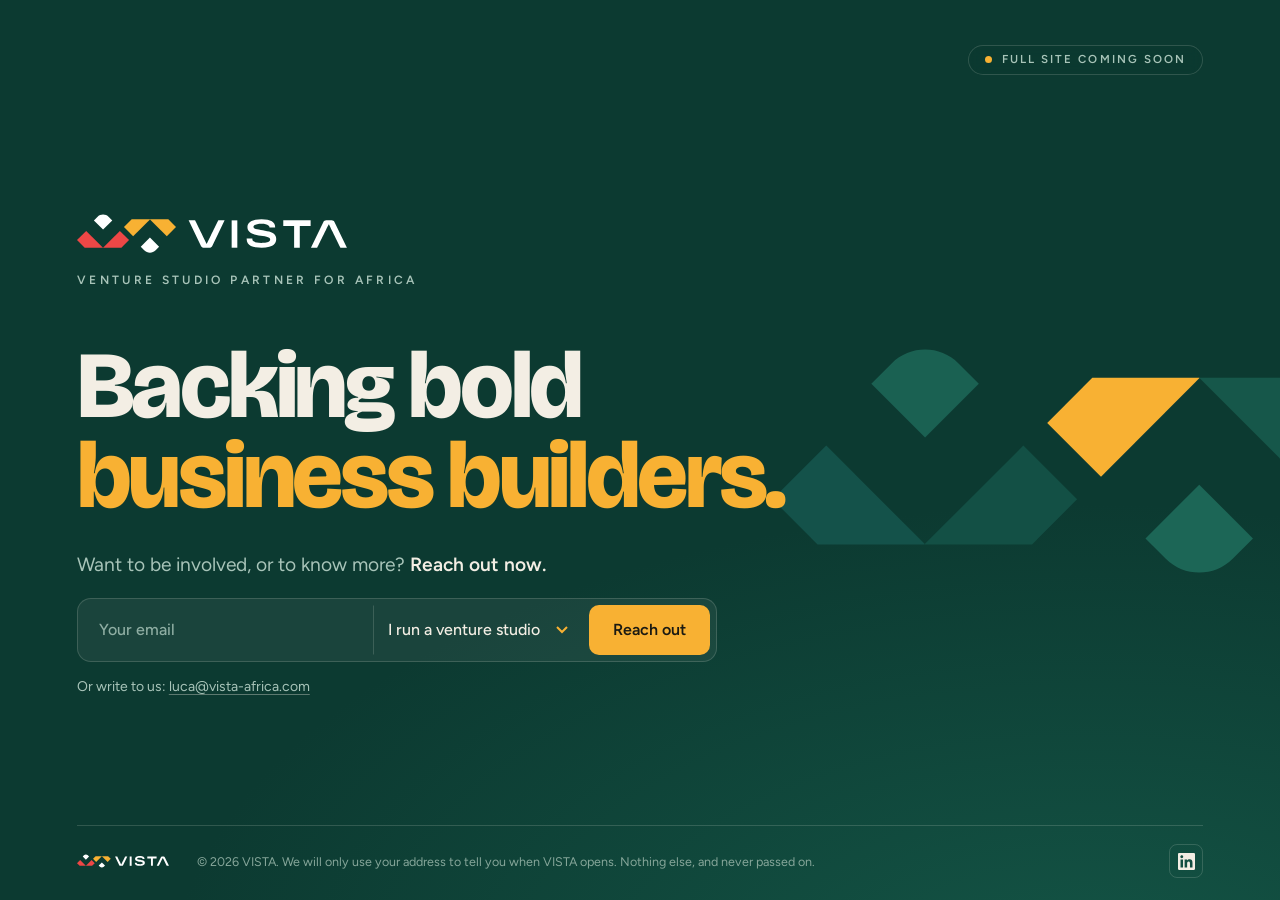
<file: index.html>
<!doctype html>
<html lang="en">
<head>
<meta charset="utf-8">
<meta name="viewport" content="width=device-width, initial-scale=1, viewport-fit=cover">
<title>VISTA | Venture Studio Partner for Africa</title>
<meta name="description" content="VISTA, venture studio partner for Africa. Backing bold business builders.">
<meta name="robots" content="noindex,nofollow">
<meta property="og:title" content="VISTA | Venture Studio Partner for Africa">
<meta property="og:description" content="Backing bold business builders. Want to be involved, or to know more? Reach out now.">
<meta property="og:image" content="https://vista-africa.com/og.png">
<meta property="og:url" content="https://vista-africa.com/">
<meta name="twitter:card" content="summary_large_image">
<meta name="theme-color" content="#0C3A31">
<link rel="icon" href="favicon.svg" type="image/svg+xml">
<link rel="stylesheet" href="fonts/fonts.css">
<style>
:root {
  --fond: #0C3A31;
  --fond-2: #0F463B;
  --ligne: rgba(243,238,228,.16);
  --texte: #F3EEE4;
  --doux: #A8C4B9;
  --ambre: #F8B133;
  --rouge: #ED4746;
  --display: "Bricolage Grotesque", "Arial Narrow", system-ui, sans-serif;
  --corps: "Figtree", system-ui, -apple-system, "Segoe UI", sans-serif;
}
* { box-sizing: border-box; margin: 0; }
html { overflow-x: clip; }
body {
  background: var(--fond);
  background-image: radial-gradient(120% 90% at 85% 110%, #145546 0%, rgba(20,85,70,0) 60%);
  color: var(--texte);
  font-family: var(--corps);
  -webkit-font-smoothing: antialiased;
  min-height: 100svh;
}
.bientot {
  position: relative; z-index: 1; justify-self: end;
  display: inline-flex; align-items: center; gap: 10px;
  border: 1px solid var(--ligne); border-radius: 999px; padding: 8px 16px;
  font: 600 11.5px/1 var(--corps); letter-spacing: .18em; text-transform: uppercase; color: var(--doux);
  background: rgba(12,58,49,.55); backdrop-filter: blur(6px);
}
.bientot i { width: 7px; height: 7px; border-radius: 50%; background: var(--ambre); animation: pouls 2.4s ease-in-out infinite; }
@keyframes pouls { 0%, 100% { box-shadow: 0 0 0 0 rgba(248,177,51,.55); } 50% { box-shadow: 0 0 0 7px rgba(248,177,51,0); } }
.erreur { margin-top: 10px; font-size: 14px; color: #FFB3B2; display: none; }
.echec .erreur { display: block; }
.page {
  position: relative; min-height: 100svh; overflow: clip;
  display: grid; grid-template-rows: auto 1fr auto;
  padding: clamp(28px, 5vh, 56px) clamp(16px, 6vw, 96px) 0;
}
.motif {
  position: absolute; z-index: 0; pointer-events: none;
  width: min(46vw, 760px); right: -6vw; top: 50%; transform: translateY(-46%);
}
.motif .m { animation: glisse 1.4s cubic-bezier(.2,.7,.1,1) both; transform-box: fill-box; }
.motif .m1 { animation-delay: .05s } .motif .m2 { animation-delay: .1s }
.motif .m3 { animation-delay: .18s } .motif .m4 { animation-delay: .24s } .motif .m5 { animation-delay: .3s }
@keyframes glisse { from { transform: translate(14px, 22px); } }

main {
  position: relative; z-index: 1; align-self: center;
  max-width: 780px; padding: 48px 0 40px;
}
.logo { width: clamp(190px, 22vw, 270px); height: auto; display: block; }
.logo .p { animation: pose .9s cubic-bezier(.2,.8,.2,1) both; transform-box: fill-box; }
.logo .p0 { animation-name: vers-haut } .logo .p5 { animation-name: vers-bas; animation-delay: .12s }
.logo .p1 { animation-delay: .04s } .logo .p2 { animation-delay: .08s } .logo .p3 { animation-delay: .1s } .logo .p4 { animation-delay: .14s }
@keyframes pose { from { transform: translateY(10px); opacity: .0; } }
@keyframes vers-haut { from { transform: translateY(18px); opacity: 0; } }
@keyframes vers-bas { from { transform: translateY(-18px); opacity: 0; } }
.descripteur {
  margin-top: 18px; color: var(--doux);
  font: 600 12px/1.4 var(--corps); letter-spacing: .28em; text-transform: uppercase;
}
h1 {
  margin-top: clamp(28px, 6vh, 56px);
  font-family: var(--display); font-weight: 800;
  font-size: clamp(46px, 7.4vw, 104px); line-height: .95; letter-spacing: -.035em;
  text-wrap: balance;
}
h1 span { display: block; color: var(--ambre); }
.ask { margin-top: clamp(20px, 3.4vh, 32px); font-size: clamp(17px, 1.5vw, 20px); color: var(--doux); max-width: 46ch; }
.ask strong { color: var(--texte); font-weight: 600; }

form {
  margin-top: 22px; display: grid; gap: 8px; max-width: 640px;
  grid-template-columns: minmax(0, 1.35fr) minmax(0, 1fr) auto;
  background: rgba(243,238,228,.06); border: 1px solid var(--ligne);
  border-radius: 14px; padding: 6px;
}
input, select, button { font: 500 16px/1 var(--corps); border-radius: 10px; height: 50px; }
input, select {
  width: 100%; min-width: 0; color: var(--texte); background: transparent;
  border: 1px solid transparent; padding: 0 14px;
}
input::placeholder { color: #8FAEA3; }
select {
  appearance: none; cursor: pointer; padding-right: 34px; border-left-color: var(--ligne);
  border-radius: 0 10px 10px 0;
  background: url("data:image/svg+xml,%3Csvg xmlns='http://www.w3.org/2000/svg' width='12' height='8'%3E%3Cpath d='M1 1l5 5 5-5' fill='none' stroke='%23F8B133' stroke-width='2'/%3E%3C/svg%3E") no-repeat right 12px center;
}
select option { color: #0C3A31; }
input:focus-visible, select:focus-visible { outline: none; border-color: var(--ambre); }
button {
  border: 0; cursor: pointer; padding: 0 24px; white-space: nowrap;
  background: var(--ambre); color: #1B1A12; font-weight: 600;
  transition: background .2s, transform .2s;
}
button:hover { background: #FFC24D; }
button:active { transform: translateY(1px); }
button:focus-visible { outline: 2px solid var(--texte); outline-offset: 2px; }
.merci { margin-top: 22px; display: none; }
.merci p:first-child { font: 800 30px/1.1 var(--display); color: var(--ambre); letter-spacing: -.02em; }
.merci p + p { margin-top: 6px; font-size: 18px; }
.envoye form { display: none; } .envoye .merci { display: block; }
.ecrire { margin-top: 16px; font-size: 14px; color: var(--doux); }
a { color: inherit; text-decoration-color: rgba(243,238,228,.35); text-underline-offset: 3px; }
a:hover { color: var(--texte); text-decoration-color: var(--ambre); }

footer {
  position: relative; z-index: 1;
  display: flex; flex-wrap: wrap; align-items: center; gap: 10px 28px;
  border-top: 1px solid var(--ligne); padding: 18px 0 22px;
  font-size: 12.5px; color: #86A69A;
}
footer .petit { width: 92px; height: auto; }
.li { display: inline-grid; place-items: center; width: 34px; height: 34px; border-radius: 8px; color: var(--texte); border: 1px solid var(--ligne); transition: color .2s, border-color .2s, transform .2s; }
.li svg { width: 17px; height: 17px; }
.li:hover { color: var(--ambre); border-color: var(--ambre); transform: translateY(-1px); }
.li:focus-visible { outline: 2px solid var(--ambre); outline-offset: 2px; }

footer .mention { flex: 1 1 380px; }
.sr { position: absolute; width: 1px; height: 1px; overflow: hidden; clip: rect(0 0 0 0); }

@media (max-width: 760px) {
  .page { padding-top: 20px; }
  .bientot { justify-self: start; }
  .motif { width: 128vw; right: -48vw; top: 4px; transform: none; opacity: .75; }
  main { padding: 28vw 0 28px; }
  .descripteur { letter-spacing: .2em; }
  form { grid-template-columns: 1fr; padding: 6px; }
  select { border-left-color: transparent; border-top: 1px solid var(--ligne); border-radius: 0; }
  button { width: 100%; }
}
@media (min-width: 761px) and (max-height: 760px) {
  main { padding: 24px 0; }
  h1 { font-size: clamp(44px, 6vw, 84px); }
}
@media (prefers-reduced-motion: reduce) {
  .logo .p, .motif .m { animation: none; }
}
</style>
</head>
<body>
<div class="page">
  <svg class="motif" viewBox="-2 -5 262 108" aria-hidden="true"><g class="m m5"><path fill="#1C6656" d="M172.97,67.12h33.82v12.78c0,11.61-9.43,21.04-21.04,21.04h-12.78v-33.82h0Z" transform="translate(115.04 -109.66) rotate(45)"/></g><g class="m m4"><polygon fill="#16574A" points="233.86 56.53 257.78 32.61 237.72 12.55 190.14 12.55 190.02 12.68 233.86 56.53"/></g><g class="m m3"><polygon fill="#F8B133" points="146.17 56.53 190.02 12.68 189.89 12.55 142.31 12.55 122.25 32.61 146.17 56.53"/></g><g class="m m0"><path fill="#1A6152" d="M50.98-1.71h33.82v12.78c0,11.61-9.43,21.04-21.04,21.04h-12.78V-1.71h0Z" transform="translate(105.15 73.96) rotate(-135)"/></g><g class="m m1"><polygon fill="#14524A" points="23.92 42.71 0 66.62 20.06 86.68 67.64 86.68 67.76 86.55 23.92 42.71"/></g><g class="m m2"><polygon fill="#135045" points="111.61 42.71 67.76 86.55 67.89 86.68 115.47 86.68 135.53 66.62 111.61 42.71"/></g></svg>
  <p class="bientot"><i aria-hidden="true"></i>Full site coming soon</p>
  <main>
    <svg class="logo" viewBox="0 -4 703 107" role="img" aria-label="VISTA"><g class="p p5"><path fill="#FFFFFF" d="M172.97,67.12h33.82v12.78c0,11.61-9.43,21.04-21.04,21.04h-12.78v-33.82h0Z" transform="translate(115.04 -109.66) rotate(45)"/></g><g class="p p4"><polygon fill="#F8B133" points="233.86 56.53 257.78 32.61 237.72 12.55 190.14 12.55 190.02 12.68 233.86 56.53"/></g><g class="p p3"><polygon fill="#F8B133" points="146.17 56.53 190.02 12.68 189.89 12.55 142.31 12.55 122.25 32.61 146.17 56.53"/></g><g class="p p0"><path fill="#FFFFFF" d="M50.98-1.71h33.82v12.78c0,11.61-9.43,21.04-21.04,21.04h-12.78V-1.71h0Z" transform="translate(105.15 73.96) rotate(-135)"/></g><g class="p p1"><polygon fill="#ED4746" points="23.92 42.71 0 66.62 20.06 86.68 67.64 86.68 67.76 86.55 23.92 42.71"/></g><g class="p p2"><polygon fill="#ED4746" points="111.61 42.71 67.76 86.55 67.89 86.68 115.47 86.68 135.53 66.62 111.61 42.71"/></g><g class="w"><path fill="#FFFFFF" d="M480.69,86.26c-5.44,0-10.61-.34-15.37-1-4.72-.66-8.91-1.85-12.45-3.55-3.5-1.68-6.27-4.07-8.23-7.09-1.95-3.02-2.94-6.95-2.94-11.71v-.53s0-.07,0-.1h15.01c-.03.17-.05.35-.07.54-.04.4-.05.85-.05,1.36,0,2.32,1.02,4.23,3.03,5.68,1.94,1.4,4.74,2.44,8.31,3.09,3.53.64,7.71.96,12.44.96,2.04,0,4.14-.09,6.22-.27,2.07-.17,4.09-.44,6.01-.8,1.92-.36,3.68-.86,5.21-1.51,1.56-.65,2.82-1.49,3.74-2.48.95-1.03,1.43-2.24,1.43-3.62,0-1.97-.9-3.57-2.67-4.74-1.69-1.11-3.99-2.04-6.84-2.75-2.81-.7-6.03-1.31-9.55-1.81-3.48-.48-7.15-1.04-10.93-1.64-3.73-.59-7.4-1.41-10.89-2.42-3.47-1.01-6.64-2.33-9.42-3.92-2.75-1.58-4.95-3.65-6.56-6.15-1.6-2.48-2.42-5.59-2.42-9.23,0-3.29.8-6.23,2.37-8.76,1.58-2.53,3.94-4.71,7.03-6.46,3.11-1.76,7-3.12,11.55-4.02,4.57-.91,9.89-1.37,15.82-1.37s11.3.49,15.76,1.47c4.45.97,8.17,2.38,11.07,4.17,2.88,1.79,5.06,3.96,6.46,6.45,1.4,2.5,2.11,5.33,2.11,8.4v1.27h-14.79v-.95c0-1.69-.91-3.19-2.72-4.47-1.73-1.22-4.08-2.2-7.01-2.92-2.91-.71-6.25-1.07-9.93-1.07-5.08,0-9.27.32-12.45.96-3.21.64-5.62,1.54-7.14,2.66-1.59,1.17-2.39,2.52-2.39,3.99,0,1.77.9,3.21,2.69,4.27,1.69,1.01,3.99,1.82,6.84,2.43,2.82.6,6.03,1.15,9.54,1.64,3.49.49,7.17,1.06,10.93,1.69,3.72.63,7.38,1.44,10.89,2.42,3.47.97,6.64,2.29,9.41,3.92,2.75,1.61,4.96,3.67,6.57,6.1,1.6,2.42,2.41,5.46,2.41,9.01,0,5.5-1.6,9.97-4.75,13.28-3.17,3.34-7.65,5.79-13.32,7.28-5.72,1.5-12.44,2.26-19.97,2.26Z"/><path fill="#FFFFFF" d="M670.66,19.92l32.16,66.45h-16.75s-29.21-59.28-29.9-60.73h-1.04c-.62,1.38-29.69,60.73-29.69,60.73h-16.33l32.16-66.45c1.41-2.91,4.36-4.77,7.6-4.77h14.19c3.24,0,6.19,1.85,7.6,4.77Z"/><path fill="#FFFFFF" d="M322.8,81.6l-32.16-66.45h16.75s29.21,59.28,29.9,60.73h1.04c.62-1.38,29.69-60.73,29.69-60.73h16.33l-32.16,66.45c-1.41,2.91-4.36,4.77-7.6,4.77h-14.19c-3.24,0-6.19-1.85-7.6-4.77Z"/><rect fill="#FFFFFF" x="402.68" y="15.15" width="14.75" height="71.21"/><polygon fill="#FFFFFF" points="608.29 15.15 580.06 15.15 565.31 15.15 537.08 15.15 537.08 29.9 565.31 29.9 565.31 86.36 580.06 86.36 580.06 29.9 608.29 29.9 608.29 15.15"/></g></svg>
    <p class="descripteur">Venture studio partner for Africa</p>
    <h1>Backing bold <span>business builders.</span></h1>
    <p class="ask">Want to be involved, or to know more? <strong>Reach out now.</strong></p>

    <div id="inscription">
      <form id="formulaire" novalidate>
        <label class="sr" for="email">Your email</label>
        <input id="email" name="email" type="email" placeholder="Your email" autocomplete="email" required>
        <label class="sr" for="role">I am…</label>
        <select id="role" name="role" required>
          <option>I run a venture studio</option>
          <option>I invest or fund</option>
          <option>Something else</option>
        </select>
        <button type="submit">Reach out</button>
      </form>
      <div class="merci" role="status" aria-live="polite">
        <p>Thank you.</p>
        <p>You will hear from us before anyone else.</p>
      </div>
      <p class="erreur" role="alert">That did not go through. Please write to us at the address below.</p>
    </div>

    <p class="ecrire">Or write to us: <a href="mailto:luca@vista-africa.com">luca@vista-africa.com</a></p>
  </main>

  <footer>
    <svg class="petit" viewBox="0 -4 703 107" role="img" aria-label="VISTA"><path fill="#FFFFFF" d="M172.97,67.12h33.82v12.78c0,11.61-9.43,21.04-21.04,21.04h-12.78v-33.82h0Z" transform="translate(115.04 -109.66) rotate(45)"/><polygon fill="#F8B133" points="233.86 56.53 257.78 32.61 237.72 12.55 190.14 12.55 190.02 12.68 233.86 56.53"/><polygon fill="#F8B133" points="146.17 56.53 190.02 12.68 189.89 12.55 142.31 12.55 122.25 32.61 146.17 56.53"/><path fill="#FFFFFF" d="M50.98-1.71h33.82v12.78c0,11.61-9.43,21.04-21.04,21.04h-12.78V-1.71h0Z" transform="translate(105.15 73.96) rotate(-135)"/><polygon fill="#ED4746" points="23.92 42.71 0 66.62 20.06 86.68 67.64 86.68 67.76 86.55 23.92 42.71"/><polygon fill="#ED4746" points="111.61 42.71 67.76 86.55 67.89 86.68 115.47 86.68 135.53 66.62 111.61 42.71"/><g class="w"><path fill="#FFFFFF" d="M480.69,86.26c-5.44,0-10.61-.34-15.37-1-4.72-.66-8.91-1.85-12.45-3.55-3.5-1.68-6.27-4.07-8.23-7.09-1.95-3.02-2.94-6.95-2.94-11.71v-.53s0-.07,0-.1h15.01c-.03.17-.05.35-.07.54-.04.4-.05.85-.05,1.36,0,2.32,1.02,4.23,3.03,5.68,1.94,1.4,4.74,2.44,8.31,3.09,3.53.64,7.71.96,12.44.96,2.04,0,4.14-.09,6.22-.27,2.07-.17,4.09-.44,6.01-.8,1.92-.36,3.68-.86,5.21-1.51,1.56-.65,2.82-1.49,3.74-2.48.95-1.03,1.43-2.24,1.43-3.62,0-1.97-.9-3.57-2.67-4.74-1.69-1.11-3.99-2.04-6.84-2.75-2.81-.7-6.03-1.31-9.55-1.81-3.48-.48-7.15-1.04-10.93-1.64-3.73-.59-7.4-1.41-10.89-2.42-3.47-1.01-6.64-2.33-9.42-3.92-2.75-1.58-4.95-3.65-6.56-6.15-1.6-2.48-2.42-5.59-2.42-9.23,0-3.29.8-6.23,2.37-8.76,1.58-2.53,3.94-4.71,7.03-6.46,3.11-1.76,7-3.12,11.55-4.02,4.57-.91,9.89-1.37,15.82-1.37s11.3.49,15.76,1.47c4.45.97,8.17,2.38,11.07,4.17,2.88,1.79,5.06,3.96,6.46,6.45,1.4,2.5,2.11,5.33,2.11,8.4v1.27h-14.79v-.95c0-1.69-.91-3.19-2.72-4.47-1.73-1.22-4.08-2.2-7.01-2.92-2.91-.71-6.25-1.07-9.93-1.07-5.08,0-9.27.32-12.45.96-3.21.64-5.62,1.54-7.14,2.66-1.59,1.17-2.39,2.52-2.39,3.99,0,1.77.9,3.21,2.69,4.27,1.69,1.01,3.99,1.82,6.84,2.43,2.82.6,6.03,1.15,9.54,1.64,3.49.49,7.17,1.06,10.93,1.69,3.72.63,7.38,1.44,10.89,2.42,3.47.97,6.64,2.29,9.41,3.92,2.75,1.61,4.96,3.67,6.57,6.1,1.6,2.42,2.41,5.46,2.41,9.01,0,5.5-1.6,9.97-4.75,13.28-3.17,3.34-7.65,5.79-13.32,7.28-5.72,1.5-12.44,2.26-19.97,2.26Z"/><path fill="#FFFFFF" d="M670.66,19.92l32.16,66.45h-16.75s-29.21-59.28-29.9-60.73h-1.04c-.62,1.38-29.69,60.73-29.69,60.73h-16.33l32.16-66.45c1.41-2.91,4.36-4.77,7.6-4.77h14.19c3.24,0,6.19,1.85,7.6,4.77Z"/><path fill="#FFFFFF" d="M322.8,81.6l-32.16-66.45h16.75s29.21,59.28,29.9,60.73h1.04c.62-1.38,29.69-60.73,29.69-60.73h16.33l-32.16,66.45c-1.41,2.91-4.36,4.77-7.6,4.77h-14.19c-3.24,0-6.19-1.85-7.6-4.77Z"/><rect fill="#FFFFFF" x="402.68" y="15.15" width="14.75" height="71.21"/><polygon fill="#FFFFFF" points="608.29 15.15 580.06 15.15 565.31 15.15 537.08 15.15 537.08 29.9 565.31 29.9 565.31 86.36 580.06 86.36 580.06 29.9 608.29 29.9 608.29 15.15"/></g></svg>
    <span class="mention">© 2026 VISTA. We will only use your address to tell you when VISTA opens. Nothing else, and never passed on.</span>
    <a class="li" href="https://www.linkedin.com/company/vista-africa/" target="_blank" rel="noopener" aria-label="VISTA on LinkedIn"><svg viewBox="0 0 24 24" aria-hidden="true"><path fill="currentColor" d="M20.447 20.452h-3.554v-5.569c0-1.328-.027-3.037-1.852-3.037-1.853 0-2.136 1.445-2.136 2.939v5.667H9.351V9h3.414v1.561h.046c.477-.9 1.637-1.85 3.37-1.85 3.601 0 4.267 2.37 4.267 5.455v6.286zM5.337 7.433c-1.144 0-2.063-.926-2.063-2.065 0-1.138.92-2.063 2.063-2.063 1.14 0 2.064.925 2.064 2.063 0 1.139-.925 2.065-2.064 2.065zm1.782 13.019H3.555V9h3.564v11.452zM22.225 0H1.771C.792 0 0 .774 0 1.729v20.542C0 23.227.792 24 1.771 24h20.451C23.2 24 24 23.227 24 22.271V1.729C24 .774 23.2 0 22.222 0h.003z"/></svg></a>
  </footer>
</div>
<script>
(function () {
  var ENVOI = "https://formsubmit.co/ajax/luca@vista-africa.com";
  var f = document.getElementById("formulaire");
  var bloc = document.getElementById("inscription");
  f.addEventListener("submit", function (e) {
    e.preventDefault();
    var email = f.email;
    if (!email.value || !email.checkValidity()) { email.focus(); email.style.borderColor = "#ED4746"; return; }
    var bouton = f.querySelector("button");
    bouton.disabled = true; bouton.textContent = "Sending…";
    bloc.classList.remove("echec");
    fetch(ENVOI, {
      method: "POST",
      headers: { "Content-Type": "application/json", "Accept": "application/json" },
      body: JSON.stringify({
        email: email.value, role: f.role.value,
        _subject: "VISTA teaser: new sign-up (" + f.role.value + ")",
        _replyto: email.value, _template: "table", _captcha: "false"
      })
    }).then(function (r) { return r.json(); }).then(function (d) {
      if (String(d.success) === "true") { bloc.classList.add("envoye"); }
      else { throw new Error(d.message || "refus"); }
    }).catch(function () {
      bloc.classList.add("echec"); bouton.disabled = false; bouton.textContent = "Reach out";
    });
  });
  f.email.addEventListener("input", function () { this.style.borderColor = ""; });
})();
</script>
</body>
</html>
</file>
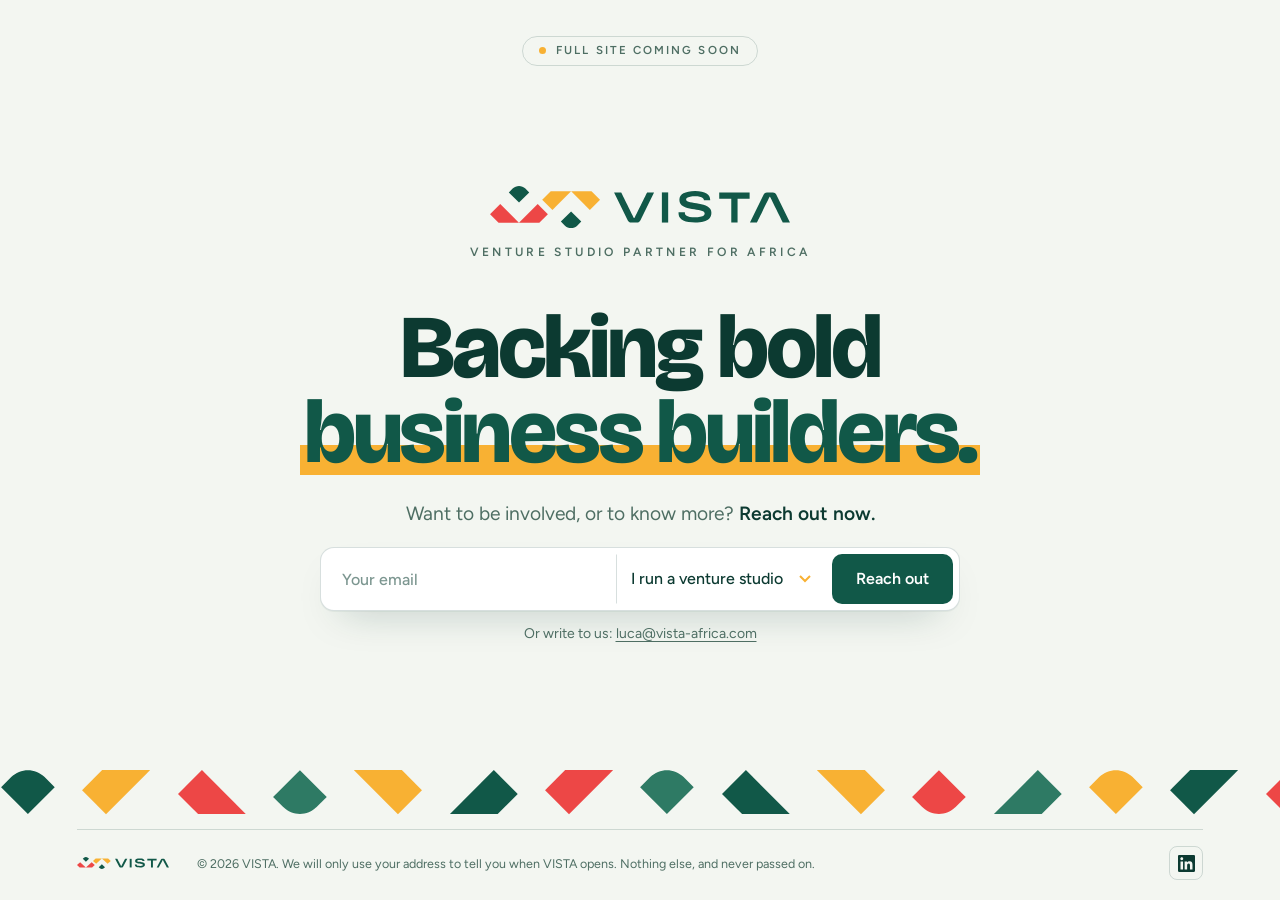
<file: b/index.html>
<!doctype html>
<html lang="en">
<head>
<meta charset="utf-8">
<meta name="viewport" content="width=device-width, initial-scale=1, viewport-fit=cover">
<title>VISTA | Venture Studio Partner for Africa</title>
<meta name="description" content="VISTA, venture studio partner for Africa. Backing bold business builders.">
<meta name="robots" content="noindex,nofollow">
<meta property="og:title" content="VISTA | Venture Studio Partner for Africa">
<meta property="og:description" content="Backing bold business builders. Want to be involved, or to know more? Reach out now.">
<meta property="og:image" content="https://vista-africa.com/og.png">
<meta name="twitter:card" content="summary_large_image">
<link rel="icon" href="../favicon.svg" type="image/svg+xml">
<link rel="stylesheet" href="../fonts/fonts.css">
<style>
:root {
  --fond: #F3F6F1; --texte: #0C3A31; --doux: #4E6E63; --ligne: rgba(12,58,49,.16);
  --ambre: #F8B133; --rouge: #C8322F; --bouton: #115848; --bouton-texte: #FFFFFF;
  --display: "Bricolage Grotesque", "Arial Narrow", system-ui, sans-serif;
  --corps: "Figtree", system-ui, -apple-system, "Segoe UI", sans-serif;
}
* { box-sizing: border-box; margin: 0; }
html { overflow-x: clip; }
body { background: var(--fond); color: var(--texte); font-family: var(--corps); -webkit-font-smoothing: antialiased; min-height: 100svh; }
.page { min-height: 100svh; display: grid; grid-template-rows: auto 1fr auto auto; overflow: clip;
  padding: clamp(20px, 4vh, 40px) clamp(16px, 6vw, 96px) 0; }
.haut { display: flex; justify-content: center; }
main { align-self: center; text-align: center; max-width: 820px; justify-self: center; padding: 32px 0; }
.logo { width: clamp(200px, 24vw, 300px); height: auto; display: block; margin: 0 auto; }
.descripteur { margin-top: 16px; color: var(--doux); font: 600 12px/1.4 var(--corps); letter-spacing: .28em; text-transform: uppercase; }
h1 { margin-top: clamp(24px, 5vh, 44px); font: 800 clamp(46px, 7vw, 100px)/.95 var(--display); letter-spacing: -.035em; text-wrap: balance; }
h1 span { color: #115848; padding: 0 .04em;
  background: linear-gradient(transparent 62%, var(--ambre) 62%, var(--ambre) 90%, transparent 90%) no-repeat 0 0 / 100% 100%;
  -webkit-box-decoration-break: clone; box-decoration-break: clone; animation: trait .9s .35s cubic-bezier(.2,.8,.2,1) both; }
@keyframes trait { from { background-size: 0% 100%; } }
.ask { margin: clamp(18px, 3vh, 28px) auto 0; font-size: clamp(17px, 1.5vw, 20px); color: var(--doux); }
.ask strong { color: var(--texte); font-weight: 600; }
#inscription { margin: 22px auto 0; max-width: 640px; text-align: left; }
form { background: #FFFFFF; box-shadow: 0 1px 0 rgba(12,58,49,.05), 0 18px 40px -22px rgba(12,58,49,.35); }
input::placeholder { color: #7C9690; }
.merci { text-align: center; } .merci p:first-child { color: #115848; }
.ecrire { margin-top: 14px; font-size: 14px; color: var(--doux); text-align: center; }
.frise { margin: 0 calc(-1 * clamp(16px, 6vw, 96px)); overflow: hidden; padding: 6px 0 14px; }
.rail { display: flex; gap: clamp(14px, 2vw, 26px); width: max-content; animation: defile 70s linear infinite; align-items: flex-end; }
.rail .f { height: clamp(28px, 4vw, 46px); width: auto; flex: none; }
@keyframes defile { to { transform: translateX(-50%); } }
footer { display: flex; flex-wrap: wrap; align-items: center; gap: 10px 28px; border-top: 1px solid var(--ligne);
  padding: 16px 0 20px; font-size: 12.5px; color: var(--doux); }
footer .petit { width: 92px; height: auto; } footer .mention { flex: 1 1 380px; }
@media (prefers-reduced-motion: reduce) { .rail { animation: none; } h1 span { animation: none; } }

input, select, button { font: 500 16px/1 var(--corps); border-radius: 10px; height: 50px; }
input, select { width: 100%; min-width: 0; color: var(--texte); background: transparent; border: 1px solid transparent; padding: 0 14px; }
select { appearance: none; cursor: pointer; padding-right: 34px; border-left-color: var(--ligne); border-radius: 0 10px 10px 0;
  background: url("data:image/svg+xml,%3Csvg xmlns='http://www.w3.org/2000/svg' width='12' height='8'%3E%3Cpath d='M1 1l5 5 5-5' fill='none' stroke='%23F8B133' stroke-width='2'/%3E%3C/svg%3E") no-repeat right 12px center; }
select option { color: #0C3A31; }
input:focus-visible, select:focus-visible { outline: none; border-color: var(--ambre); }
button { border: 0; cursor: pointer; padding: 0 24px; white-space: nowrap; background: var(--bouton); color: var(--bouton-texte); font-weight: 600; transition: filter .2s, transform .2s; }
button:hover { filter: brightness(1.08); } button:active { transform: translateY(1px); }
button:focus-visible { outline: 2px solid var(--texte); outline-offset: 2px; }
form { display: grid; gap: 8px; grid-template-columns: minmax(0, 1.35fr) minmax(0, 1fr) auto; border: 1px solid var(--ligne); border-radius: 14px; padding: 6px; }
.merci { display: none; } .envoye form { display: none; } .envoye .merci { display: block; }
.merci p:first-child { font: 800 30px/1.1 var(--display); letter-spacing: -.02em; }
.merci p + p { margin-top: 6px; font-size: 18px; }
.erreur { margin-top: 10px; font-size: 14px; color: var(--rouge); display: none; } .echec .erreur { display: block; }
.sr { position: absolute; width: 1px; height: 1px; overflow: hidden; clip: rect(0 0 0 0); }
a { color: inherit; text-underline-offset: 3px; }
@media (max-width: 760px) {
  form { grid-template-columns: 1fr; }
  select { border-left-color: transparent; border-top: 1px solid var(--ligne); border-radius: 0; }
}

.bientot { display: inline-flex; align-items: center; gap: 10px; border: 1px solid var(--ligne); border-radius: 999px;
  padding: 8px 16px; font: 600 11.5px/1 var(--corps); letter-spacing: .18em; text-transform: uppercase; color: var(--doux); }
.bientot i { width: 7px; height: 7px; border-radius: 50%; background: var(--ambre); animation: pouls 2.4s ease-in-out infinite; }
@keyframes pouls { 0%, 100% { box-shadow: 0 0 0 0 rgba(248,177,51,.55); } 50% { box-shadow: 0 0 0 7px rgba(248,177,51,0); } }
@media (prefers-reduced-motion: reduce) { .bientot i { animation: none; } }
@media (max-width: 760px) { .descripteur { letter-spacing: .2em; } }
.li { display: inline-grid; place-items: center; width: 34px; height: 34px; border-radius: 8px; color: var(--texte); border: 1px solid var(--ligne); transition: color .2s, border-color .2s, transform .2s; }
.li svg { width: 17px; height: 17px; }
.li:hover { color: var(--ambre); border-color: var(--ambre); transform: translateY(-1px); }
.li:focus-visible { outline: 2px solid var(--ambre); outline-offset: 2px; }


</style>
</head>
<body>
<div class="page">
  <div class="haut"><p class="bientot"><i aria-hidden="true"></i>Full site coming soon</p></div>
  <main>
    <img class="logo" src="../logo_vista_vert.svg" alt="VISTA" width="300" height="42">
    <p class="descripteur">Venture studio partner for Africa</p>
    <h1>Backing bold <span>business builders.</span></h1>
    <p class="ask">Want to be involved, or to know more? <strong>Reach out now.</strong></p>
    <div id="inscription">
      <form id="formulaire" novalidate>
        <label class="sr" for="email">Your email</label>
        <input id="email" name="email" type="email" placeholder="Your email" autocomplete="email" required>
        <label class="sr" for="role">I am…</label>
        <select id="role" name="role" required>
          <option>I run a venture studio</option>
          <option>I invest or fund</option>
          <option>Something else</option>
        </select>
        <button type="submit">Reach out</button>
      </form>
      <div class="merci" role="status" aria-live="polite">
        <p>Thank you.</p>
        <p>You will hear from us before anyone else.</p>
      </div>
      <p class="erreur" role="alert">That did not go through. Please write to us at the address below.</p>
    </div>
    <p class="ecrire">Or write to us: <a href="mailto:luca@vista-africa.com">luca@vista-africa.com</a></p>
  </main>
  <div class="frise" aria-hidden="true"><div class="rail"><svg class="f" viewBox="43.0 -1.0 49.8 41.0" aria-hidden="true"><path fill="#115848" d="M50.98-1.71h33.82v12.78c0,11.61-9.43,21.04-21.04,21.04h-12.78V-1.71h0Z" transform="translate(105.15 73.96) rotate(-135)"/></svg><svg class="f" viewBox="121.2 11.5 69.6 45.9" aria-hidden="true"><polygon fill="#F8B133" points="146.17 56.53 190.02 12.68 189.89 12.55 142.31 12.55 122.25 32.61 146.17 56.53"/></svg><svg class="f" viewBox="-1.0 41.6 69.6 46.0" aria-hidden="true"><polygon fill="#ED4746" points="23.92 42.71 0 66.62 20.06 86.68 67.64 86.68 67.76 86.55 23.92 42.71"/></svg><svg class="f" viewBox="165.0 59.1 49.8 41.0" aria-hidden="true"><path fill="#2E7A64" d="M172.97,67.12h33.82v12.78c0,11.61-9.43,21.04-21.04,21.04h-12.78v-33.82h0Z" transform="translate(115.04 -109.66) rotate(45)"/></svg><svg class="f" viewBox="189.0 11.5 69.6 45.9" aria-hidden="true"><polygon fill="#F8B133" points="233.86 56.53 257.78 32.61 237.72 12.55 190.14 12.55 190.02 12.68 233.86 56.53"/></svg><svg class="f" viewBox="66.8 41.6 69.6 46.0" aria-hidden="true"><polygon fill="#115848" points="111.61 42.71 67.76 86.55 67.89 86.68 115.47 86.68 135.53 66.62 111.61 42.71"/></svg><svg class="f" viewBox="121.2 11.5 69.6 45.9" aria-hidden="true"><polygon fill="#ED4746" points="146.17 56.53 190.02 12.68 189.89 12.55 142.31 12.55 122.25 32.61 146.17 56.53"/></svg><svg class="f" viewBox="43.0 -1.0 49.8 41.0" aria-hidden="true"><path fill="#2E7A64" d="M50.98-1.71h33.82v12.78c0,11.61-9.43,21.04-21.04,21.04h-12.78V-1.71h0Z" transform="translate(105.15 73.96) rotate(-135)"/></svg><svg class="f" viewBox="-1.0 41.6 69.6 46.0" aria-hidden="true"><polygon fill="#115848" points="23.92 42.71 0 66.62 20.06 86.68 67.64 86.68 67.76 86.55 23.92 42.71"/></svg><svg class="f" viewBox="189.0 11.5 69.6 45.9" aria-hidden="true"><polygon fill="#F8B133" points="233.86 56.53 257.78 32.61 237.72 12.55 190.14 12.55 190.02 12.68 233.86 56.53"/></svg><svg class="f" viewBox="165.0 59.1 49.8 41.0" aria-hidden="true"><path fill="#ED4746" d="M172.97,67.12h33.82v12.78c0,11.61-9.43,21.04-21.04,21.04h-12.78v-33.82h0Z" transform="translate(115.04 -109.66) rotate(45)"/></svg><svg class="f" viewBox="66.8 41.6 69.6 46.0" aria-hidden="true"><polygon fill="#2E7A64" points="111.61 42.71 67.76 86.55 67.89 86.68 115.47 86.68 135.53 66.62 111.61 42.71"/></svg><svg class="f" viewBox="43.0 -1.0 49.8 41.0" aria-hidden="true"><path fill="#F8B133" d="M50.98-1.71h33.82v12.78c0,11.61-9.43,21.04-21.04,21.04h-12.78V-1.71h0Z" transform="translate(105.15 73.96) rotate(-135)"/></svg><svg class="f" viewBox="121.2 11.5 69.6 45.9" aria-hidden="true"><polygon fill="#115848" points="146.17 56.53 190.02 12.68 189.89 12.55 142.31 12.55 122.25 32.61 146.17 56.53"/></svg><svg class="f" viewBox="-1.0 41.6 69.6 46.0" aria-hidden="true"><polygon fill="#ED4746" points="23.92 42.71 0 66.62 20.06 86.68 67.64 86.68 67.76 86.55 23.92 42.71"/></svg><svg class="f" viewBox="165.0 59.1 49.8 41.0" aria-hidden="true"><path fill="#2E7A64" d="M172.97,67.12h33.82v12.78c0,11.61-9.43,21.04-21.04,21.04h-12.78v-33.82h0Z" transform="translate(115.04 -109.66) rotate(45)"/></svg><svg class="f" viewBox="189.0 11.5 69.6 45.9" aria-hidden="true"><polygon fill="#115848" points="233.86 56.53 257.78 32.61 237.72 12.55 190.14 12.55 190.02 12.68 233.86 56.53"/></svg><svg class="f" viewBox="66.8 41.6 69.6 46.0" aria-hidden="true"><polygon fill="#F8B133" points="111.61 42.71 67.76 86.55 67.89 86.68 115.47 86.68 135.53 66.62 111.61 42.71"/></svg><svg class="f" viewBox="121.2 11.5 69.6 45.9" aria-hidden="true"><polygon fill="#ED4746" points="146.17 56.53 190.02 12.68 189.89 12.55 142.31 12.55 122.25 32.61 146.17 56.53"/></svg><svg class="f" viewBox="43.0 -1.0 49.8 41.0" aria-hidden="true"><path fill="#2E7A64" d="M50.98-1.71h33.82v12.78c0,11.61-9.43,21.04-21.04,21.04h-12.78V-1.71h0Z" transform="translate(105.15 73.96) rotate(-135)"/></svg><svg class="f" viewBox="-1.0 41.6 69.6 46.0" aria-hidden="true"><polygon fill="#F8B133" points="23.92 42.71 0 66.62 20.06 86.68 67.64 86.68 67.76 86.55 23.92 42.71"/></svg><svg class="f" viewBox="189.0 11.5 69.6 45.9" aria-hidden="true"><polygon fill="#115848" points="233.86 56.53 257.78 32.61 237.72 12.55 190.14 12.55 190.02 12.68 233.86 56.53"/></svg><svg class="f" viewBox="165.0 59.1 49.8 41.0" aria-hidden="true"><path fill="#ED4746" d="M172.97,67.12h33.82v12.78c0,11.61-9.43,21.04-21.04,21.04h-12.78v-33.82h0Z" transform="translate(115.04 -109.66) rotate(45)"/></svg><svg class="f" viewBox="66.8 41.6 69.6 46.0" aria-hidden="true"><polygon fill="#2E7A64" points="111.61 42.71 67.76 86.55 67.89 86.68 115.47 86.68 135.53 66.62 111.61 42.71"/></svg><svg class="f" viewBox="43.0 -1.0 49.8 41.0" aria-hidden="true"><path fill="#115848" d="M50.98-1.71h33.82v12.78c0,11.61-9.43,21.04-21.04,21.04h-12.78V-1.71h0Z" transform="translate(105.15 73.96) rotate(-135)"/></svg><svg class="f" viewBox="121.2 11.5 69.6 45.9" aria-hidden="true"><polygon fill="#F8B133" points="146.17 56.53 190.02 12.68 189.89 12.55 142.31 12.55 122.25 32.61 146.17 56.53"/></svg><svg class="f" viewBox="-1.0 41.6 69.6 46.0" aria-hidden="true"><polygon fill="#ED4746" points="23.92 42.71 0 66.62 20.06 86.68 67.64 86.68 67.76 86.55 23.92 42.71"/></svg><svg class="f" viewBox="165.0 59.1 49.8 41.0" aria-hidden="true"><path fill="#2E7A64" d="M172.97,67.12h33.82v12.78c0,11.61-9.43,21.04-21.04,21.04h-12.78v-33.82h0Z" transform="translate(115.04 -109.66) rotate(45)"/></svg><svg class="f" viewBox="189.0 11.5 69.6 45.9" aria-hidden="true"><polygon fill="#F8B133" points="233.86 56.53 257.78 32.61 237.72 12.55 190.14 12.55 190.02 12.68 233.86 56.53"/></svg><svg class="f" viewBox="66.8 41.6 69.6 46.0" aria-hidden="true"><polygon fill="#115848" points="111.61 42.71 67.76 86.55 67.89 86.68 115.47 86.68 135.53 66.62 111.61 42.71"/></svg><svg class="f" viewBox="121.2 11.5 69.6 45.9" aria-hidden="true"><polygon fill="#ED4746" points="146.17 56.53 190.02 12.68 189.89 12.55 142.31 12.55 122.25 32.61 146.17 56.53"/></svg><svg class="f" viewBox="43.0 -1.0 49.8 41.0" aria-hidden="true"><path fill="#2E7A64" d="M50.98-1.71h33.82v12.78c0,11.61-9.43,21.04-21.04,21.04h-12.78V-1.71h0Z" transform="translate(105.15 73.96) rotate(-135)"/></svg><svg class="f" viewBox="-1.0 41.6 69.6 46.0" aria-hidden="true"><polygon fill="#115848" points="23.92 42.71 0 66.62 20.06 86.68 67.64 86.68 67.76 86.55 23.92 42.71"/></svg><svg class="f" viewBox="189.0 11.5 69.6 45.9" aria-hidden="true"><polygon fill="#F8B133" points="233.86 56.53 257.78 32.61 237.72 12.55 190.14 12.55 190.02 12.68 233.86 56.53"/></svg><svg class="f" viewBox="165.0 59.1 49.8 41.0" aria-hidden="true"><path fill="#ED4746" d="M172.97,67.12h33.82v12.78c0,11.61-9.43,21.04-21.04,21.04h-12.78v-33.82h0Z" transform="translate(115.04 -109.66) rotate(45)"/></svg><svg class="f" viewBox="66.8 41.6 69.6 46.0" aria-hidden="true"><polygon fill="#2E7A64" points="111.61 42.71 67.76 86.55 67.89 86.68 115.47 86.68 135.53 66.62 111.61 42.71"/></svg><svg class="f" viewBox="43.0 -1.0 49.8 41.0" aria-hidden="true"><path fill="#F8B133" d="M50.98-1.71h33.82v12.78c0,11.61-9.43,21.04-21.04,21.04h-12.78V-1.71h0Z" transform="translate(105.15 73.96) rotate(-135)"/></svg><svg class="f" viewBox="121.2 11.5 69.6 45.9" aria-hidden="true"><polygon fill="#115848" points="146.17 56.53 190.02 12.68 189.89 12.55 142.31 12.55 122.25 32.61 146.17 56.53"/></svg><svg class="f" viewBox="-1.0 41.6 69.6 46.0" aria-hidden="true"><polygon fill="#ED4746" points="23.92 42.71 0 66.62 20.06 86.68 67.64 86.68 67.76 86.55 23.92 42.71"/></svg><svg class="f" viewBox="165.0 59.1 49.8 41.0" aria-hidden="true"><path fill="#2E7A64" d="M172.97,67.12h33.82v12.78c0,11.61-9.43,21.04-21.04,21.04h-12.78v-33.82h0Z" transform="translate(115.04 -109.66) rotate(45)"/></svg><svg class="f" viewBox="189.0 11.5 69.6 45.9" aria-hidden="true"><polygon fill="#115848" points="233.86 56.53 257.78 32.61 237.72 12.55 190.14 12.55 190.02 12.68 233.86 56.53"/></svg><svg class="f" viewBox="66.8 41.6 69.6 46.0" aria-hidden="true"><polygon fill="#F8B133" points="111.61 42.71 67.76 86.55 67.89 86.68 115.47 86.68 135.53 66.62 111.61 42.71"/></svg><svg class="f" viewBox="121.2 11.5 69.6 45.9" aria-hidden="true"><polygon fill="#ED4746" points="146.17 56.53 190.02 12.68 189.89 12.55 142.31 12.55 122.25 32.61 146.17 56.53"/></svg><svg class="f" viewBox="43.0 -1.0 49.8 41.0" aria-hidden="true"><path fill="#2E7A64" d="M50.98-1.71h33.82v12.78c0,11.61-9.43,21.04-21.04,21.04h-12.78V-1.71h0Z" transform="translate(105.15 73.96) rotate(-135)"/></svg><svg class="f" viewBox="-1.0 41.6 69.6 46.0" aria-hidden="true"><polygon fill="#F8B133" points="23.92 42.71 0 66.62 20.06 86.68 67.64 86.68 67.76 86.55 23.92 42.71"/></svg><svg class="f" viewBox="189.0 11.5 69.6 45.9" aria-hidden="true"><polygon fill="#115848" points="233.86 56.53 257.78 32.61 237.72 12.55 190.14 12.55 190.02 12.68 233.86 56.53"/></svg><svg class="f" viewBox="165.0 59.1 49.8 41.0" aria-hidden="true"><path fill="#ED4746" d="M172.97,67.12h33.82v12.78c0,11.61-9.43,21.04-21.04,21.04h-12.78v-33.82h0Z" transform="translate(115.04 -109.66) rotate(45)"/></svg><svg class="f" viewBox="66.8 41.6 69.6 46.0" aria-hidden="true"><polygon fill="#2E7A64" points="111.61 42.71 67.76 86.55 67.89 86.68 115.47 86.68 135.53 66.62 111.61 42.71"/></svg></div></div>
  <footer>
    <img class="petit" src="../logo_vista_vert.svg" alt="" width="92" height="13">
    <span class="mention">© 2026 VISTA. We will only use your address to tell you when VISTA opens. Nothing else, and never passed on.</span>
    <a class="li" href="https://www.linkedin.com/company/vista-africa/" target="_blank" rel="noopener" aria-label="VISTA on LinkedIn"><svg viewBox="0 0 24 24" aria-hidden="true"><path fill="currentColor" d="M20.447 20.452h-3.554v-5.569c0-1.328-.027-3.037-1.852-3.037-1.853 0-2.136 1.445-2.136 2.939v5.667H9.351V9h3.414v1.561h.046c.477-.9 1.637-1.85 3.37-1.85 3.601 0 4.267 2.37 4.267 5.455v6.286zM5.337 7.433c-1.144 0-2.063-.926-2.063-2.065 0-1.138.92-2.063 2.063-2.063 1.14 0 2.064.925 2.064 2.063 0 1.139-.925 2.065-2.064 2.065zm1.782 13.019H3.555V9h3.564v11.452zM22.225 0H1.771C.792 0 0 .774 0 1.729v20.542C0 23.227.792 24 1.771 24h20.451C23.2 24 24 23.227 24 22.271V1.729C24 .774 23.2 0 22.222 0h.003z"/></svg></a>
  </footer>
</div>
<script>
(function () {
  var ENVOI = "https://formsubmit.co/ajax/luca@vista-africa.com";
  var f = document.getElementById("formulaire");
  var bloc = document.getElementById("inscription");
  f.addEventListener("submit", function (e) {
    e.preventDefault();
    var email = f.email;
    if (!email.value || !email.checkValidity()) { email.focus(); email.style.borderColor = "#ED4746"; return; }
    var bouton = f.querySelector("button");
    bouton.disabled = true; bouton.textContent = "Sending…";
    bloc.classList.remove("echec");
    fetch(ENVOI, {
      method: "POST",
      headers: { "Content-Type": "application/json", "Accept": "application/json" },
      body: JSON.stringify({
        email: email.value, role: f.role.value,
        _subject: "VISTA teaser: new sign-up (" + f.role.value + ")",
        _replyto: email.value, _template: "table", _captcha: "false"
      })
    }).then(function (r) { return r.json(); }).then(function (d) {
      if (String(d.success) === "true") { bloc.classList.add("envoye"); }
      else { throw new Error(d.message || "refus"); }
    }).catch(function () {
      bloc.classList.add("echec"); bouton.disabled = false; bouton.textContent = "Reach out";
    });
  });
  f.email.addEventListener("input", function () { this.style.borderColor = ""; });
})();
</script>
</body>
</html>
</file>
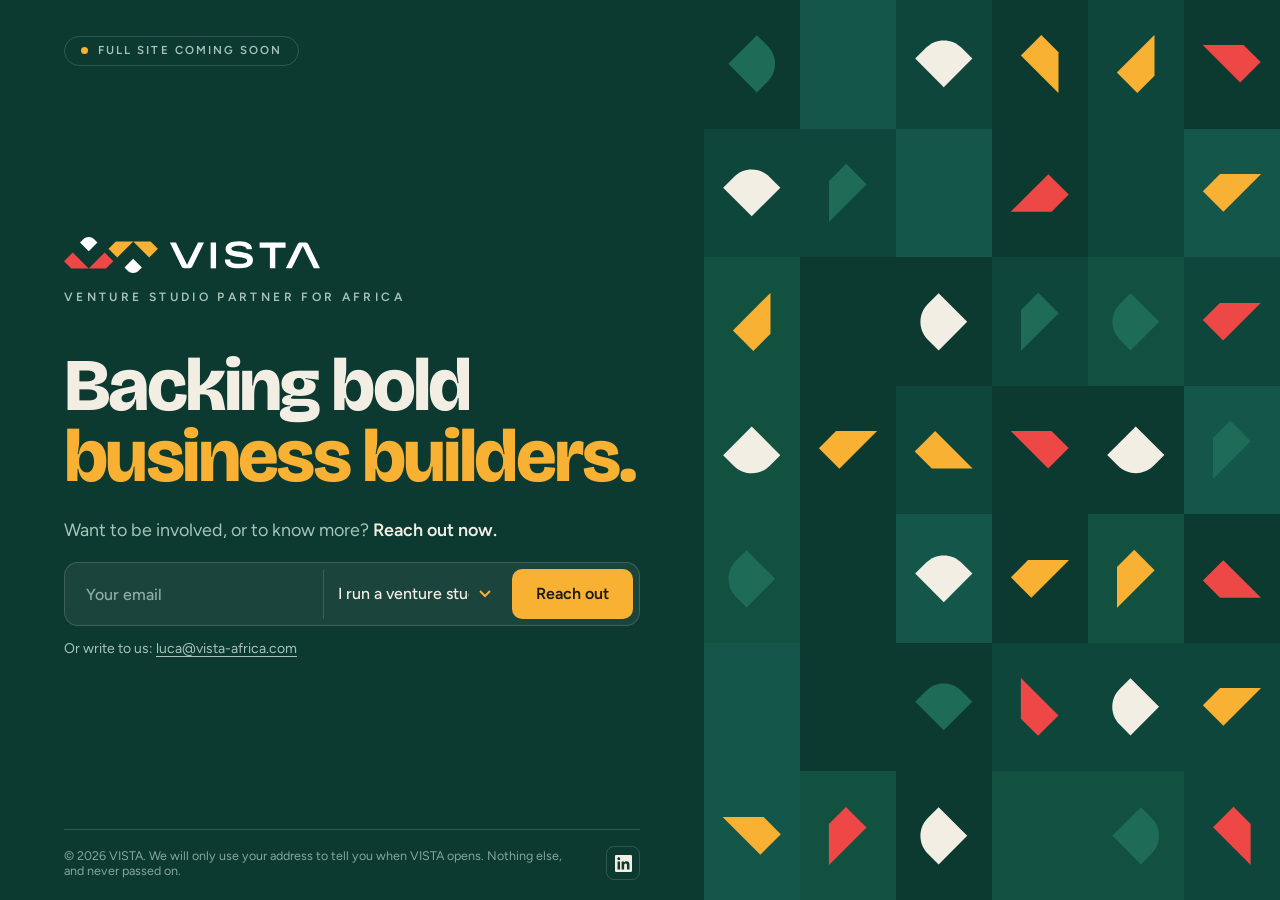
<file: c/index.html>
<!doctype html>
<html lang="en">
<head>
<meta charset="utf-8">
<meta name="viewport" content="width=device-width, initial-scale=1, viewport-fit=cover">
<title>VISTA | Venture Studio Partner for Africa</title>
<meta name="description" content="VISTA, venture studio partner for Africa. Backing bold business builders.">
<meta name="robots" content="noindex,nofollow">
<meta property="og:title" content="VISTA | Venture Studio Partner for Africa">
<meta property="og:description" content="Backing bold business builders. Want to be involved, or to know more? Reach out now.">
<meta property="og:image" content="https://vista-africa.com/og.png">
<meta name="twitter:card" content="summary_large_image">
<link rel="icon" href="../favicon.svg" type="image/svg+xml">
<link rel="stylesheet" href="../fonts/fonts.css">
<style>
:root {
  --fond: #0C3A31; --texte: #F3EEE4; --doux: #A8C4B9; --ligne: rgba(243,238,228,.16);
  --ambre: #F8B133; --rouge: #FF8A89; --bouton: #F8B133; --bouton-texte: #1B1A12;
  --display: "Bricolage Grotesque", "Arial Narrow", system-ui, sans-serif;
  --corps: "Figtree", system-ui, -apple-system, "Segoe UI", sans-serif;
}
* { box-sizing: border-box; margin: 0; }
html { overflow-x: clip; }
body { background: var(--fond); color: var(--texte); font-family: var(--corps); -webkit-font-smoothing: antialiased; min-height: 100svh; }
.page { min-height: 100svh; display: grid; grid-template-columns: minmax(0, 1.1fr) minmax(0, .9fr); }
.gauche { display: grid; grid-template-rows: auto 1fr auto; padding: clamp(20px, 4vh, 40px) clamp(16px, 5vw, 80px) 0; }
main { align-self: center; padding: 32px 0; max-width: 680px; }
.logo { width: clamp(190px, 20vw, 260px); height: auto; display: block; }
.descripteur { margin-top: 16px; color: var(--doux); font: 600 12px/1.4 var(--corps); letter-spacing: .28em; text-transform: uppercase; }
h1 { margin-top: clamp(24px, 5vh, 48px); font: 800 clamp(44px, 5.8vw, 92px)/.95 var(--display); letter-spacing: -.035em; text-wrap: balance; }
h1 span { display: block; color: var(--ambre); }
.ask { margin-top: clamp(18px, 3vh, 28px); font-size: clamp(17px, 1.4vw, 20px); color: var(--doux); }
.ask strong { color: var(--texte); font-weight: 600; }
#inscription { margin-top: 22px; }
form { background: rgba(243,238,228,.06); }
input::placeholder { color: #8FAEA3; }
.merci p:first-child { color: var(--ambre); }
.ecrire { margin-top: 14px; font-size: 14px; color: var(--doux); }
footer { display: flex; flex-wrap: wrap; align-items: center; gap: 8px 24px; border-top: 1px solid var(--ligne);
  padding: 16px 0 20px; font-size: 12.5px; color: #86A69A; }
footer .mention { flex: 1 1 320px; }
.mosaique { display: grid; grid-template-columns: repeat(6, 1fr); grid-auto-rows: 1fr; height: 100svh; position: sticky; top: 0; }
.carreau { display: grid; place-items: center; overflow: hidden; }
.carreau .t { width: 62%; height: 62%; transform: rotate(var(--rot)); transition: transform .6s cubic-bezier(.2,.8,.2,1);
  animation: entre .8s var(--d) cubic-bezier(.2,.8,.2,1) both; }
.carreau:hover .t { transform: rotate(calc(var(--rot) + 90deg)); }
@keyframes entre { from { opacity: 0; transform: rotate(var(--rot)) scale(.6); } }
@media (max-width: 860px) {
  .page { grid-template-columns: 1fr; }
  .mosaique { order: -1; height: auto; position: static; grid-template-columns: repeat(6, 1fr); grid-template-rows: repeat(2, 16.67vw); overflow: hidden; }
  .mosaique .carreau:nth-child(n+13) { display: none; }
  main { padding: 24px 0; }
}
@media (prefers-reduced-motion: reduce) { .carreau .t { animation: none; transition: none; } }

input, select, button { font: 500 16px/1 var(--corps); border-radius: 10px; height: 50px; }
input, select { width: 100%; min-width: 0; color: var(--texte); background: transparent; border: 1px solid transparent; padding: 0 14px; }
select { appearance: none; cursor: pointer; padding-right: 34px; border-left-color: var(--ligne); border-radius: 0 10px 10px 0;
  background: url("data:image/svg+xml,%3Csvg xmlns='http://www.w3.org/2000/svg' width='12' height='8'%3E%3Cpath d='M1 1l5 5 5-5' fill='none' stroke='%23F8B133' stroke-width='2'/%3E%3C/svg%3E") no-repeat right 12px center; }
select option { color: #0C3A31; }
input:focus-visible, select:focus-visible { outline: none; border-color: var(--ambre); }
button { border: 0; cursor: pointer; padding: 0 24px; white-space: nowrap; background: var(--bouton); color: var(--bouton-texte); font-weight: 600; transition: filter .2s, transform .2s; }
button:hover { filter: brightness(1.08); } button:active { transform: translateY(1px); }
button:focus-visible { outline: 2px solid var(--texte); outline-offset: 2px; }
form { display: grid; gap: 8px; grid-template-columns: minmax(0, 1.35fr) minmax(0, 1fr) auto; border: 1px solid var(--ligne); border-radius: 14px; padding: 6px; }
.merci { display: none; } .envoye form { display: none; } .envoye .merci { display: block; }
.merci p:first-child { font: 800 30px/1.1 var(--display); letter-spacing: -.02em; }
.merci p + p { margin-top: 6px; font-size: 18px; }
.erreur { margin-top: 10px; font-size: 14px; color: var(--rouge); display: none; } .echec .erreur { display: block; }
.sr { position: absolute; width: 1px; height: 1px; overflow: hidden; clip: rect(0 0 0 0); }
a { color: inherit; text-underline-offset: 3px; }
@media (max-width: 760px) {
  form { grid-template-columns: 1fr; }
  select { border-left-color: transparent; border-top: 1px solid var(--ligne); border-radius: 0; }
}

.bientot { display: inline-flex; align-items: center; gap: 10px; border: 1px solid var(--ligne); border-radius: 999px;
  padding: 8px 16px; font: 600 11.5px/1 var(--corps); letter-spacing: .18em; text-transform: uppercase; color: var(--doux); }
.bientot i { width: 7px; height: 7px; border-radius: 50%; background: var(--ambre); animation: pouls 2.4s ease-in-out infinite; }
@keyframes pouls { 0%, 100% { box-shadow: 0 0 0 0 rgba(248,177,51,.55); } 50% { box-shadow: 0 0 0 7px rgba(248,177,51,0); } }
@media (prefers-reduced-motion: reduce) { .bientot i { animation: none; } }
@media (max-width: 760px) { .descripteur { letter-spacing: .2em; } }
.li { display: inline-grid; place-items: center; width: 34px; height: 34px; border-radius: 8px; color: var(--texte); border: 1px solid var(--ligne); transition: color .2s, border-color .2s, transform .2s; }
.li svg { width: 17px; height: 17px; }
.li:hover { color: var(--ambre); border-color: var(--ambre); transform: translateY(-1px); }
.li:focus-visible { outline: 2px solid var(--ambre); outline-offset: 2px; }


</style>
</head>
<body>
<div class="page">
  <div class="gauche">
    <div><p class="bientot"><i aria-hidden="true"></i>Full site coming soon</p></div>
    <main>
      <img class="logo" src="../logo_vista_blanc.svg" alt="VISTA" width="260" height="37">
      <p class="descripteur">Venture studio partner for Africa</p>
      <h1>Backing bold <span>business builders.</span></h1>
      <p class="ask">Want to be involved, or to know more? <strong>Reach out now.</strong></p>
      <div id="inscription">
      <form id="formulaire" novalidate>
        <label class="sr" for="email">Your email</label>
        <input id="email" name="email" type="email" placeholder="Your email" autocomplete="email" required>
        <label class="sr" for="role">I am…</label>
        <select id="role" name="role" required>
          <option>I run a venture studio</option>
          <option>I invest or fund</option>
          <option>Something else</option>
        </select>
        <button type="submit">Reach out</button>
      </form>
      <div class="merci" role="status" aria-live="polite">
        <p>Thank you.</p>
        <p>You will hear from us before anyone else.</p>
      </div>
      <p class="erreur" role="alert">That did not go through. Please write to us at the address below.</p>
    </div>
      <p class="ecrire">Or write to us: <a href="mailto:luca@vista-africa.com">luca@vista-africa.com</a></p>
    </main>
    <footer><span class="mention">© 2026 VISTA. We will only use your address to tell you when VISTA opens. Nothing else, and never passed on.</span>
    <a class="li" href="https://www.linkedin.com/company/vista-africa/" target="_blank" rel="noopener" aria-label="VISTA on LinkedIn"><svg viewBox="0 0 24 24" aria-hidden="true"><path fill="currentColor" d="M20.447 20.452h-3.554v-5.569c0-1.328-.027-3.037-1.852-3.037-1.853 0-2.136 1.445-2.136 2.939v5.667H9.351V9h3.414v1.561h.046c.477-.9 1.637-1.85 3.37-1.85 3.601 0 4.267 2.37 4.267 5.455v6.286zM5.337 7.433c-1.144 0-2.063-.926-2.063-2.065 0-1.138.92-2.063 2.063-2.063 1.14 0 2.064.925 2.064 2.063 0 1.139-.925 2.065-2.064 2.065zm1.782 13.019H3.555V9h3.564v11.452zM22.225 0H1.771C.792 0 0 .774 0 1.729v20.542C0 23.227.792 24 1.771 24h20.451C23.2 24 24 23.227 24 22.271V1.729C24 .774 23.2 0 22.222 0h.003z"/></svg></a></footer>
  </div>
  <div class="mosaique" aria-hidden="true"><div class="carreau" style="--rot:90deg;--d:0ms;background:#0C3A31"><svg class="t" viewBox="43.0 -1.0 49.8 41.0" aria-hidden="true"><path fill="#1E6B58" d="M50.98-1.71h33.82v12.78c0,11.61-9.43,21.04-21.04,21.04h-12.78V-1.71h0Z" transform="translate(105.15 73.96) rotate(-135)"/></svg></div><div class="carreau" style="--rot:180deg;--d:45ms;background:#14564A"></div><div class="carreau" style="--rot:180deg;--d:90ms;background:#0F463B"><svg class="t" viewBox="165.0 59.1 49.8 41.0" aria-hidden="true"><path fill="#F3EEE4" d="M172.97,67.12h33.82v12.78c0,11.61-9.43,21.04-21.04,21.04h-12.78v-33.82h0Z" transform="translate(115.04 -109.66) rotate(45)"/></svg></div><div class="carreau" style="--rot:90deg;--d:135ms;background:#0C3A31"><svg class="t" viewBox="121.2 11.5 69.6 45.9" aria-hidden="true"><polygon fill="#F8B133" points="146.17 56.53 190.02 12.68 189.89 12.55 142.31 12.55 122.25 32.61 146.17 56.53"/></svg></div><div class="carreau" style="--rot:90deg;--d:180ms;background:#0F463B"><svg class="t" viewBox="189.0 11.5 69.6 45.9" aria-hidden="true"><polygon fill="#F8B133" points="233.86 56.53 257.78 32.61 237.72 12.55 190.14 12.55 190.02 12.68 233.86 56.53"/></svg></div><div class="carreau" style="--rot:180deg;--d:225ms;background:#0C3A31"><svg class="t" viewBox="-1.0 41.6 69.6 46.0" aria-hidden="true"><polygon fill="#ED4746" points="23.92 42.71 0 66.62 20.06 86.68 67.64 86.68 67.76 86.55 23.92 42.71"/></svg></div><div class="carreau" style="--rot:0deg;--d:45ms;background:#0F463B"><svg class="t" viewBox="43.0 -1.0 49.8 41.0" aria-hidden="true"><path fill="#F3EEE4" d="M50.98-1.71h33.82v12.78c0,11.61-9.43,21.04-21.04,21.04h-12.78V-1.71h0Z" transform="translate(105.15 73.96) rotate(-135)"/></svg></div><div class="carreau" style="--rot:270deg;--d:90ms;background:#0F463B"><svg class="t" viewBox="189.0 11.5 69.6 45.9" aria-hidden="true"><polygon fill="#1E6B58" points="233.86 56.53 257.78 32.61 237.72 12.55 190.14 12.55 190.02 12.68 233.86 56.53"/></svg></div><div class="carreau" style="--rot:180deg;--d:135ms;background:#14564A"></div><div class="carreau" style="--rot:0deg;--d:180ms;background:#0C3A31"><svg class="t" viewBox="66.8 41.6 69.6 46.0" aria-hidden="true"><polygon fill="#ED4746" points="111.61 42.71 67.76 86.55 67.89 86.68 115.47 86.68 135.53 66.62 111.61 42.71"/></svg></div><div class="carreau" style="--rot:90deg;--d:225ms;background:#0F463B"></div><div class="carreau" style="--rot:0deg;--d:270ms;background:#14564A"><svg class="t" viewBox="121.2 11.5 69.6 45.9" aria-hidden="true"><polygon fill="#F8B133" points="146.17 56.53 190.02 12.68 189.89 12.55 142.31 12.55 122.25 32.61 146.17 56.53"/></svg></div><div class="carreau" style="--rot:90deg;--d:90ms;background:#12503F"><svg class="t" viewBox="189.0 11.5 69.6 45.9" aria-hidden="true"><polygon fill="#F8B133" points="233.86 56.53 257.78 32.61 237.72 12.55 190.14 12.55 190.02 12.68 233.86 56.53"/></svg></div><div class="carreau" style="--rot:0deg;--d:135ms;background:#0C3A31"></div><div class="carreau" style="--rot:270deg;--d:180ms;background:#0C3A31"><svg class="t" viewBox="43.0 -1.0 49.8 41.0" aria-hidden="true"><path fill="#F3EEE4" d="M50.98-1.71h33.82v12.78c0,11.61-9.43,21.04-21.04,21.04h-12.78V-1.71h0Z" transform="translate(105.15 73.96) rotate(-135)"/></svg></div><div class="carreau" style="--rot:270deg;--d:225ms;background:#0F463B"><svg class="t" viewBox="189.0 11.5 69.6 45.9" aria-hidden="true"><polygon fill="#1E6B58" points="233.86 56.53 257.78 32.61 237.72 12.55 190.14 12.55 190.02 12.68 233.86 56.53"/></svg></div><div class="carreau" style="--rot:270deg;--d:270ms;background:#12503F"><svg class="t" viewBox="43.0 -1.0 49.8 41.0" aria-hidden="true"><path fill="#1E6B58" d="M50.98-1.71h33.82v12.78c0,11.61-9.43,21.04-21.04,21.04h-12.78V-1.71h0Z" transform="translate(105.15 73.96) rotate(-135)"/></svg></div><div class="carreau" style="--rot:180deg;--d:315ms;background:#0F463B"><svg class="t" viewBox="66.8 41.6 69.6 46.0" aria-hidden="true"><polygon fill="#ED4746" points="111.61 42.71 67.76 86.55 67.89 86.68 115.47 86.68 135.53 66.62 111.61 42.71"/></svg></div><div class="carreau" style="--rot:0deg;--d:135ms;background:#12503F"><svg class="t" viewBox="165.0 59.1 49.8 41.0" aria-hidden="true"><path fill="#F3EEE4" d="M172.97,67.12h33.82v12.78c0,11.61-9.43,21.04-21.04,21.04h-12.78v-33.82h0Z" transform="translate(115.04 -109.66) rotate(45)"/></svg></div><div class="carreau" style="--rot:0deg;--d:180ms;background:#0C3A31"><svg class="t" viewBox="121.2 11.5 69.6 45.9" aria-hidden="true"><polygon fill="#F8B133" points="146.17 56.53 190.02 12.68 189.89 12.55 142.31 12.55 122.25 32.61 146.17 56.53"/></svg></div><div class="carreau" style="--rot:180deg;--d:225ms;background:#0F463B"><svg class="t" viewBox="189.0 11.5 69.6 45.9" aria-hidden="true"><polygon fill="#F8B133" points="233.86 56.53 257.78 32.61 237.72 12.55 190.14 12.55 190.02 12.68 233.86 56.53"/></svg></div><div class="carreau" style="--rot:180deg;--d:270ms;background:#0C3A31"><svg class="t" viewBox="-1.0 41.6 69.6 46.0" aria-hidden="true"><polygon fill="#ED4746" points="23.92 42.71 0 66.62 20.06 86.68 67.64 86.68 67.76 86.55 23.92 42.71"/></svg></div><div class="carreau" style="--rot:180deg;--d:315ms;background:#0C3A31"><svg class="t" viewBox="43.0 -1.0 49.8 41.0" aria-hidden="true"><path fill="#F3EEE4" d="M50.98-1.71h33.82v12.78c0,11.61-9.43,21.04-21.04,21.04h-12.78V-1.71h0Z" transform="translate(105.15 73.96) rotate(-135)"/></svg></div><div class="carreau" style="--rot:270deg;--d:360ms;background:#14564A"><svg class="t" viewBox="189.0 11.5 69.6 45.9" aria-hidden="true"><polygon fill="#1E6B58" points="233.86 56.53 257.78 32.61 237.72 12.55 190.14 12.55 190.02 12.68 233.86 56.53"/></svg></div><div class="carreau" style="--rot:270deg;--d:180ms;background:#12503F"><svg class="t" viewBox="43.0 -1.0 49.8 41.0" aria-hidden="true"><path fill="#1E6B58" d="M50.98-1.71h33.82v12.78c0,11.61-9.43,21.04-21.04,21.04h-12.78V-1.71h0Z" transform="translate(105.15 73.96) rotate(-135)"/></svg></div><div class="carreau" style="--rot:0deg;--d:225ms;background:#0C3A31"></div><div class="carreau" style="--rot:180deg;--d:270ms;background:#14564A"><svg class="t" viewBox="165.0 59.1 49.8 41.0" aria-hidden="true"><path fill="#F3EEE4" d="M172.97,67.12h33.82v12.78c0,11.61-9.43,21.04-21.04,21.04h-12.78v-33.82h0Z" transform="translate(115.04 -109.66) rotate(45)"/></svg></div><div class="carreau" style="--rot:0deg;--d:315ms;background:#0C3A31"><svg class="t" viewBox="121.2 11.5 69.6 45.9" aria-hidden="true"><polygon fill="#F8B133" points="146.17 56.53 190.02 12.68 189.89 12.55 142.31 12.55 122.25 32.61 146.17 56.53"/></svg></div><div class="carreau" style="--rot:270deg;--d:360ms;background:#12503F"><svg class="t" viewBox="189.0 11.5 69.6 45.9" aria-hidden="true"><polygon fill="#F8B133" points="233.86 56.53 257.78 32.61 237.72 12.55 190.14 12.55 190.02 12.68 233.86 56.53"/></svg></div><div class="carreau" style="--rot:0deg;--d:405ms;background:#0C3A31"><svg class="t" viewBox="-1.0 41.6 69.6 46.0" aria-hidden="true"><polygon fill="#ED4746" points="23.92 42.71 0 66.62 20.06 86.68 67.64 86.68 67.76 86.55 23.92 42.71"/></svg></div><div class="carreau" style="--rot:90deg;--d:225ms;background:#14564A"></div><div class="carreau" style="--rot:270deg;--d:270ms;background:#0C3A31"></div><div class="carreau" style="--rot:0deg;--d:315ms;background:#0C3A31"><svg class="t" viewBox="43.0 -1.0 49.8 41.0" aria-hidden="true"><path fill="#1E6B58" d="M50.98-1.71h33.82v12.78c0,11.61-9.43,21.04-21.04,21.04h-12.78V-1.71h0Z" transform="translate(105.15 73.96) rotate(-135)"/></svg></div><div class="carreau" style="--rot:90deg;--d:360ms;background:#0F463B"><svg class="t" viewBox="66.8 41.6 69.6 46.0" aria-hidden="true"><polygon fill="#ED4746" points="111.61 42.71 67.76 86.55 67.89 86.68 115.47 86.68 135.53 66.62 111.61 42.71"/></svg></div><div class="carreau" style="--rot:90deg;--d:405ms;background:#0F463B"><svg class="t" viewBox="165.0 59.1 49.8 41.0" aria-hidden="true"><path fill="#F3EEE4" d="M172.97,67.12h33.82v12.78c0,11.61-9.43,21.04-21.04,21.04h-12.78v-33.82h0Z" transform="translate(115.04 -109.66) rotate(45)"/></svg></div><div class="carreau" style="--rot:0deg;--d:450ms;background:#0F463B"><svg class="t" viewBox="121.2 11.5 69.6 45.9" aria-hidden="true"><polygon fill="#F8B133" points="146.17 56.53 190.02 12.68 189.89 12.55 142.31 12.55 122.25 32.61 146.17 56.53"/></svg></div><div class="carreau" style="--rot:0deg;--d:270ms;background:#14564A"><svg class="t" viewBox="189.0 11.5 69.6 45.9" aria-hidden="true"><polygon fill="#F8B133" points="233.86 56.53 257.78 32.61 237.72 12.55 190.14 12.55 190.02 12.68 233.86 56.53"/></svg></div><div class="carreau" style="--rot:90deg;--d:315ms;background:#12503F"><svg class="t" viewBox="-1.0 41.6 69.6 46.0" aria-hidden="true"><polygon fill="#ED4746" points="23.92 42.71 0 66.62 20.06 86.68 67.64 86.68 67.76 86.55 23.92 42.71"/></svg></div><div class="carreau" style="--rot:270deg;--d:360ms;background:#0C3A31"><svg class="t" viewBox="43.0 -1.0 49.8 41.0" aria-hidden="true"><path fill="#F3EEE4" d="M50.98-1.71h33.82v12.78c0,11.61-9.43,21.04-21.04,21.04h-12.78V-1.71h0Z" transform="translate(105.15 73.96) rotate(-135)"/></svg></div><div class="carreau" style="--rot:180deg;--d:405ms;background:#12503F"></div><div class="carreau" style="--rot:90deg;--d:450ms;background:#12503F"><svg class="t" viewBox="43.0 -1.0 49.8 41.0" aria-hidden="true"><path fill="#1E6B58" d="M50.98-1.71h33.82v12.78c0,11.61-9.43,21.04-21.04,21.04h-12.78V-1.71h0Z" transform="translate(105.15 73.96) rotate(-135)"/></svg></div><div class="carreau" style="--rot:270deg;--d:495ms;background:#0F463B"><svg class="t" viewBox="66.8 41.6 69.6 46.0" aria-hidden="true"><polygon fill="#ED4746" points="111.61 42.71 67.76 86.55 67.89 86.68 115.47 86.68 135.53 66.62 111.61 42.71"/></svg></div></div>
</div>
<script>
(function () {
  var ENVOI = "https://formsubmit.co/ajax/luca@vista-africa.com";
  var f = document.getElementById("formulaire");
  var bloc = document.getElementById("inscription");
  f.addEventListener("submit", function (e) {
    e.preventDefault();
    var email = f.email;
    if (!email.value || !email.checkValidity()) { email.focus(); email.style.borderColor = "#ED4746"; return; }
    var bouton = f.querySelector("button");
    bouton.disabled = true; bouton.textContent = "Sending…";
    bloc.classList.remove("echec");
    fetch(ENVOI, {
      method: "POST",
      headers: { "Content-Type": "application/json", "Accept": "application/json" },
      body: JSON.stringify({
        email: email.value, role: f.role.value,
        _subject: "VISTA teaser: new sign-up (" + f.role.value + ")",
        _replyto: email.value, _template: "table", _captcha: "false"
      })
    }).then(function (r) { return r.json(); }).then(function (d) {
      if (String(d.success) === "true") { bloc.classList.add("envoye"); }
      else { throw new Error(d.message || "refus"); }
    }).catch(function () {
      bloc.classList.add("echec"); bouton.disabled = false; bouton.textContent = "Reach out";
    });
  });
  f.email.addEventListener("input", function () { this.style.borderColor = ""; });
})();
</script>
</body>
</html>
</file>
<file: fonts/fonts.css>
@font-face {
  font-family: 'Bricolage Grotesque';
  font-style: normal;
  font-weight: 600;
  font-stretch: 100%;
  font-display: swap;
  src: url(BricolageGrotesque-600-latin-ext.woff2) format('woff2');
  unicode-range: U+0100-02BA, U+02BD-02C5, U+02C7-02CC, U+02CE-02D7, U+02DD-02FF, U+0304, U+0308, U+0329, U+1D00-1DBF, U+1E00-1E9F, U+1EF2-1EFF, U+2020, U+20A0-20AB, U+20AD-20C0, U+2113, U+2C60-2C7F, U+A720-A7FF;
}
@font-face {
  font-family: 'Bricolage Grotesque';
  font-style: normal;
  font-weight: 600;
  font-stretch: 100%;
  font-display: swap;
  src: url(BricolageGrotesque-600-latin.woff2) format('woff2');
  unicode-range: U+0000-00FF, U+0131, U+0152-0153, U+02BB-02BC, U+02C6, U+02DA, U+02DC, U+0304, U+0308, U+0329, U+2000-206F, U+20AC, U+2122, U+2191, U+2193, U+2212, U+2215, U+FEFF, U+FFFD;
}
@font-face {
  font-family: 'Bricolage Grotesque';
  font-style: normal;
  font-weight: 800;
  font-stretch: 100%;
  font-display: swap;
  src: url(BricolageGrotesque-800-latin-ext.woff2) format('woff2');
  unicode-range: U+0100-02BA, U+02BD-02C5, U+02C7-02CC, U+02CE-02D7, U+02DD-02FF, U+0304, U+0308, U+0329, U+1D00-1DBF, U+1E00-1E9F, U+1EF2-1EFF, U+2020, U+20A0-20AB, U+20AD-20C0, U+2113, U+2C60-2C7F, U+A720-A7FF;
}
@font-face {
  font-family: 'Bricolage Grotesque';
  font-style: normal;
  font-weight: 800;
  font-stretch: 100%;
  font-display: swap;
  src: url(BricolageGrotesque-800-latin.woff2) format('woff2');
  unicode-range: U+0000-00FF, U+0131, U+0152-0153, U+02BB-02BC, U+02C6, U+02DA, U+02DC, U+0304, U+0308, U+0329, U+2000-206F, U+20AC, U+2122, U+2191, U+2193, U+2212, U+2215, U+FEFF, U+FFFD;
}
@font-face {
  font-family: 'Figtree';
  font-style: normal;
  font-weight: 400;
  font-display: swap;
  src: url(Figtree-400-latin-ext.woff2) format('woff2');
  unicode-range: U+0100-02BA, U+02BD-02C5, U+02C7-02CC, U+02CE-02D7, U+02DD-02FF, U+0304, U+0308, U+0329, U+1D00-1DBF, U+1E00-1E9F, U+1EF2-1EFF, U+2020, U+20A0-20AB, U+20AD-20C0, U+2113, U+2C60-2C7F, U+A720-A7FF;
}
@font-face {
  font-family: 'Figtree';
  font-style: normal;
  font-weight: 400;
  font-display: swap;
  src: url(Figtree-400-latin.woff2) format('woff2');
  unicode-range: U+0000-00FF, U+0131, U+0152-0153, U+02BB-02BC, U+02C6, U+02DA, U+02DC, U+0304, U+0308, U+0329, U+2000-206F, U+20AC, U+2122, U+2191, U+2193, U+2212, U+2215, U+FEFF, U+FFFD;
}
@font-face {
  font-family: 'Figtree';
  font-style: normal;
  font-weight: 500;
  font-display: swap;
  src: url(Figtree-500-latin-ext.woff2) format('woff2');
  unicode-range: U+0100-02BA, U+02BD-02C5, U+02C7-02CC, U+02CE-02D7, U+02DD-02FF, U+0304, U+0308, U+0329, U+1D00-1DBF, U+1E00-1E9F, U+1EF2-1EFF, U+2020, U+20A0-20AB, U+20AD-20C0, U+2113, U+2C60-2C7F, U+A720-A7FF;
}
@font-face {
  font-family: 'Figtree';
  font-style: normal;
  font-weight: 500;
  font-display: swap;
  src: url(Figtree-500-latin.woff2) format('woff2');
  unicode-range: U+0000-00FF, U+0131, U+0152-0153, U+02BB-02BC, U+02C6, U+02DA, U+02DC, U+0304, U+0308, U+0329, U+2000-206F, U+20AC, U+2122, U+2191, U+2193, U+2212, U+2215, U+FEFF, U+FFFD;
}
@font-face {
  font-family: 'Figtree';
  font-style: normal;
  font-weight: 600;
  font-display: swap;
  src: url(Figtree-600-latin-ext.woff2) format('woff2');
  unicode-range: U+0100-02BA, U+02BD-02C5, U+02C7-02CC, U+02CE-02D7, U+02DD-02FF, U+0304, U+0308, U+0329, U+1D00-1DBF, U+1E00-1E9F, U+1EF2-1EFF, U+2020, U+20A0-20AB, U+20AD-20C0, U+2113, U+2C60-2C7F, U+A720-A7FF;
}
@font-face {
  font-family: 'Figtree';
  font-style: normal;
  font-weight: 600;
  font-display: swap;
  src: url(Figtree-600-latin.woff2) format('woff2');
  unicode-range: U+0000-00FF, U+0131, U+0152-0153, U+02BB-02BC, U+02C6, U+02DA, U+02DC, U+0304, U+0308, U+0329, U+2000-206F, U+20AC, U+2122, U+2191, U+2193, U+2212, U+2215, U+FEFF, U+FFFD;
}
</file>
